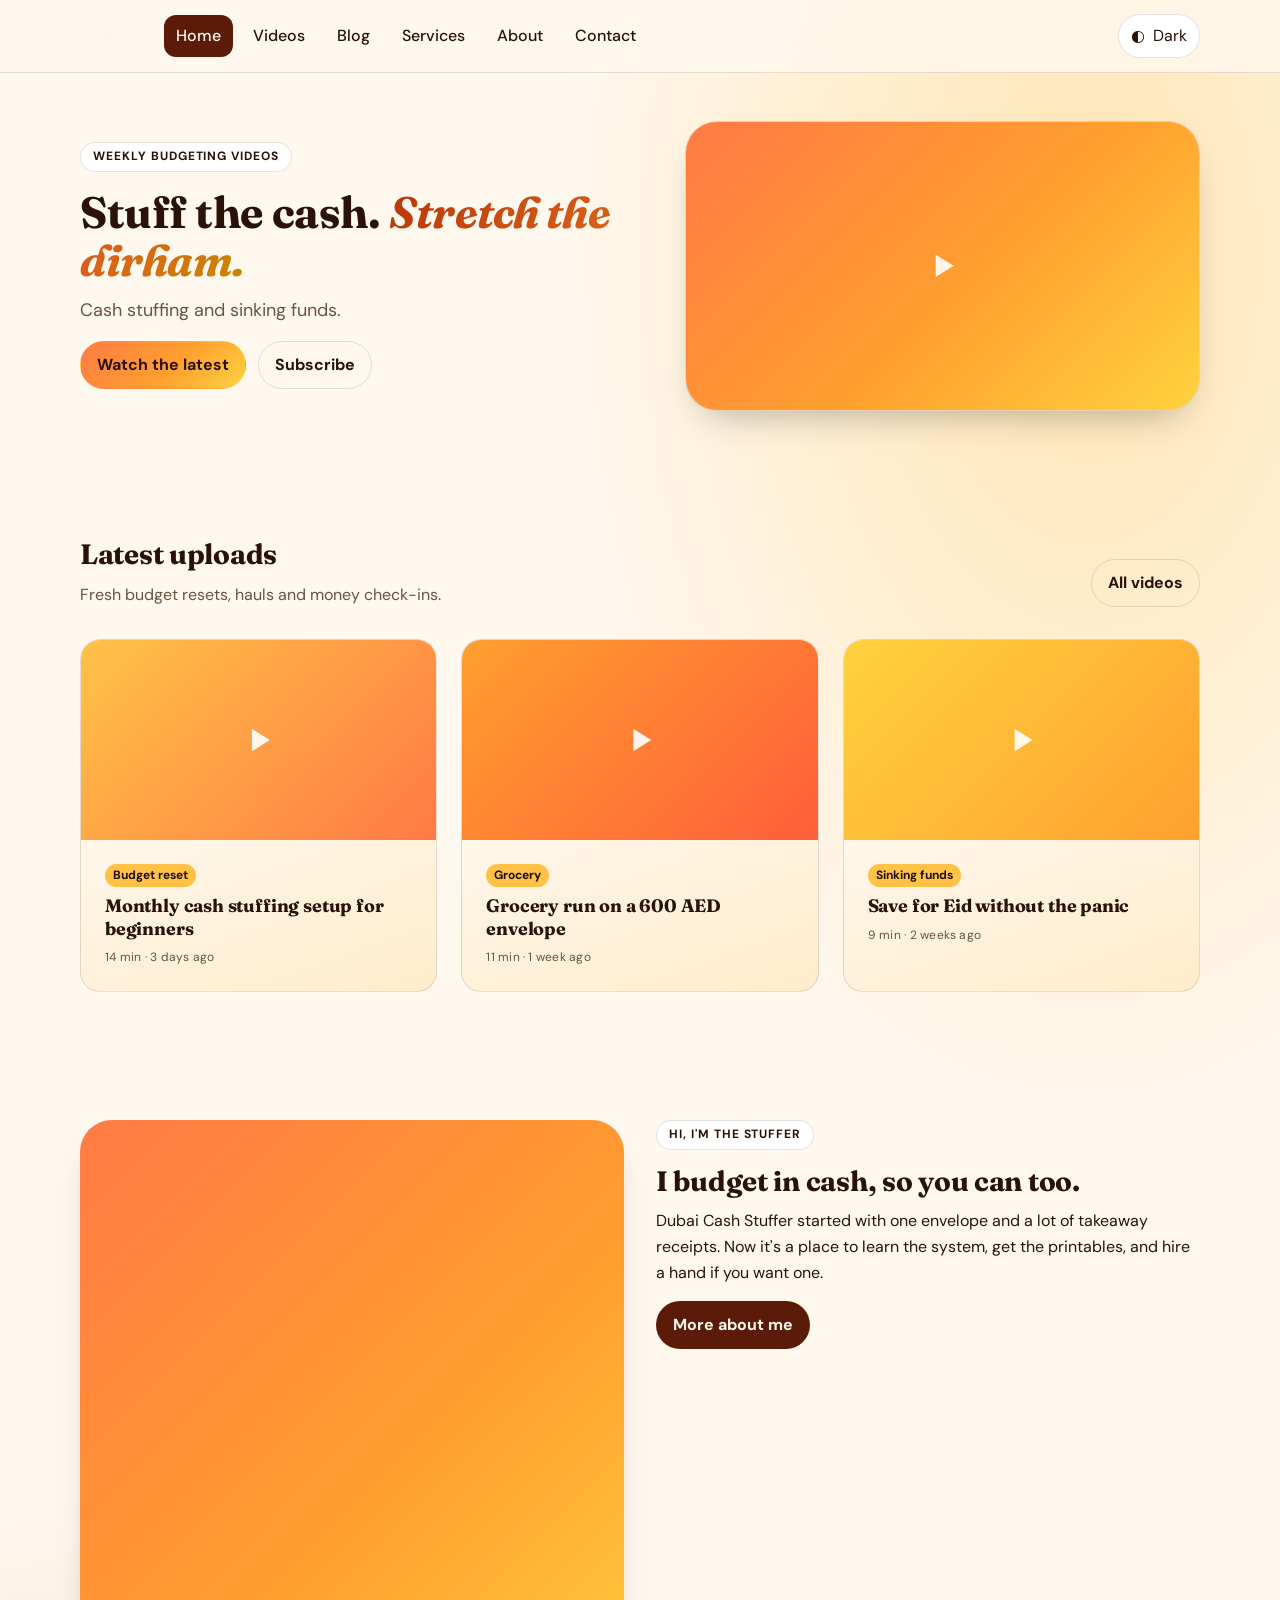
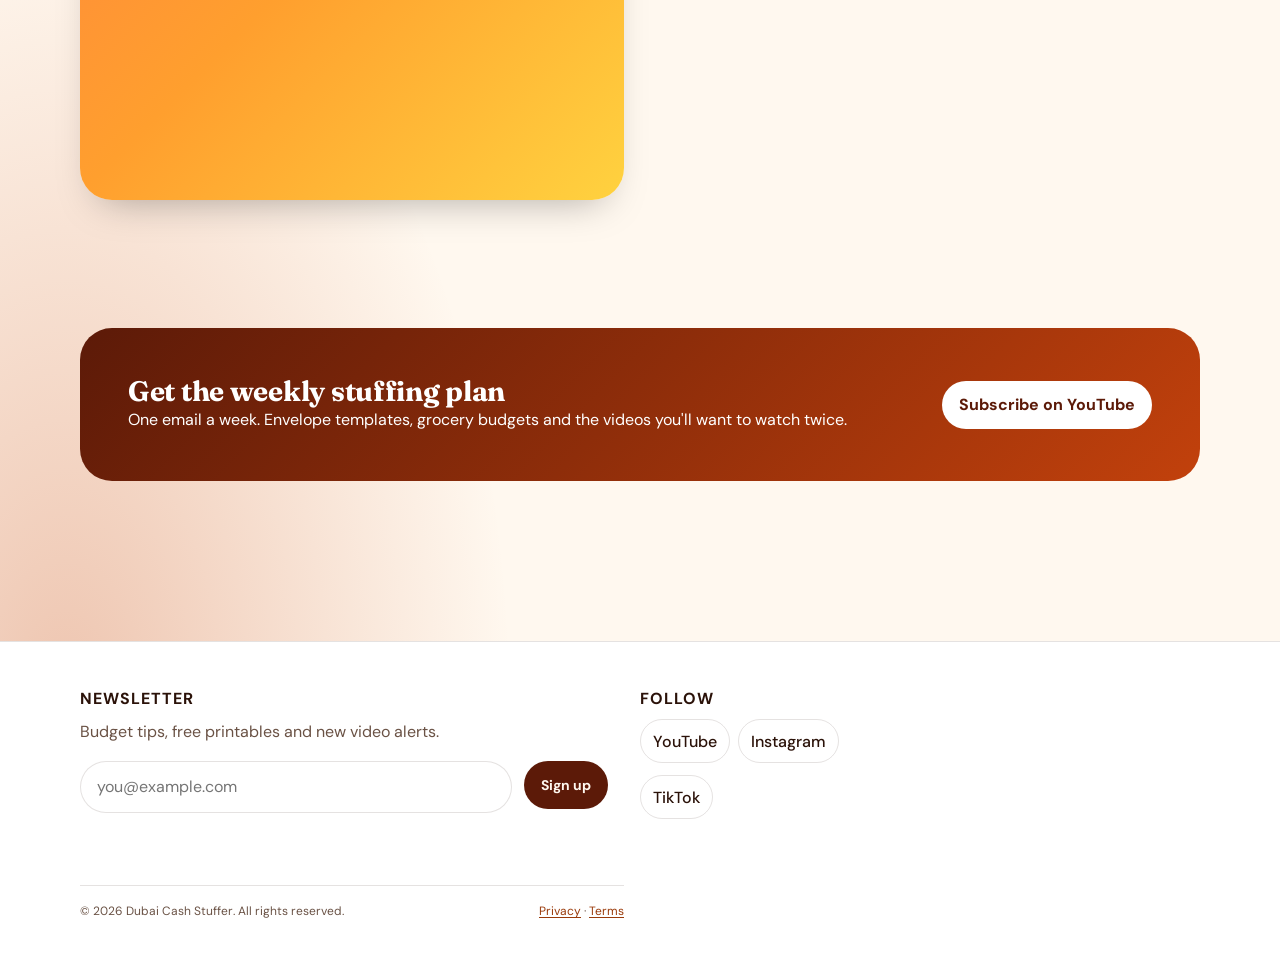
<file: index.html>
<!DOCTYPE html>
<html lang="en">
<head>
  <meta charset="utf-8">
  <meta name="viewport" content="width=device-width, initial-scale=1">
  <title>Dubai Cash Stuffer</title>
  <meta name="description" content="Cash stuffing and budgeting tips.">
  <!-- Set the saved theme before first paint to avoid a light flash in dark mode. -->
  <script>
    try {
      var t = localStorage.getItem("dcs-theme");
      if (t) document.documentElement.dataset.theme = t;
    } catch (e) {}
  </script>
  <!-- Fonts: Fraunces (display, soft and cinematic), DM Sans (body). Swap freely. -->
  <link rel="preconnect" href="https://fonts.googleapis.com">
  <link rel="preconnect" href="https://fonts.gstatic.com" crossorigin>
  <link href="https://fonts.googleapis.com/css2?family=DM+Sans:wght@400;500;700&family=Fraunces:ital,opsz,wght@0,9..144,500..800;1,9..144,500..800&display=swap" rel="stylesheet">

  <link rel="stylesheet" href="css/app.css">
  <script src="js/app.js" defer></script>
  <script src="js/site-layout.js" async defer></script>
</head>
<body>
  
  <a class="skip-link" href="#main">Skip to content</a>

  <!-- ===== HEADER / NAV ===== -->
  <dcs-header></dcs-header>

  <main>
    <!-- ===== HERO: video-first intro ===== -->
    <section class="hero" aria-labelledby="hero-title">
      <div class="container hero__grid">
        <div>
          <p class="eyebrow">Weekly budgeting videos</p>
          <h1 id="hero-title">Stuff the cash. <em>Stretch the dirham.</em></h1>
          <p class="hero__lede">Cash stuffing and sinking funds.</p>
          <div class="btn-row">
            <a class="btn btn--gradient" href="video.html">Watch the latest</a>
            <a class="btn btn--ghost" href="#subscribe">Subscribe</a>
          </div>
        </div>

        <!-- Hero video. Replace the .thumb block with an embed when you have a video:
             <iframe src="https://www.youtube-nocookie.com/embed/VIDEO_ID" title="..." loading="lazy" allowfullscreen></iframe> -->
        <div class="video-frame">
          <div class="thumb" role="img" aria-label="Placeholder for the featured video"></div>
        </div>
      </div>
    </section>

    <!-- ===== LATEST UPLOADS: grid of video cards ===== -->
    <section class="section section--tight" aria-labelledby="latest-title">
      <div class="container">
        <div class="section__head reveal">
          <div>
            <h2 id="latest-title">Latest uploads</h2>
            <p class="muted">Fresh budget resets, hauls and money check-ins.</p>
          </div>
          <a class="btn btn--ghost" href="video.html">All videos</a>
        </div>

        <div class="grid grid--videos">
          <a class="card reveal" href="video.html">
            <div class="thumb thumb--alt-1" aria-hidden="true"></div>
            <div class="card__body">
              <span class="tag">Budget reset</span>
              <h3 class="card__title">Monthly cash stuffing setup for beginners</h3>
              <p class="card__meta">14 min · 3 days ago</p>
            </div>
          </a>
          <a class="card reveal" href="video.html">
            <div class="thumb thumb--alt-2" aria-hidden="true"></div>
            <div class="card__body">
              <span class="tag">Grocery</span>
              <h3 class="card__title">Grocery run on a 600 AED envelope</h3>
              <p class="card__meta">11 min · 1 week ago</p>
            </div>
          </a>
          <a class="card reveal" href="video.html">
            <div class="thumb thumb--alt-3" aria-hidden="true"></div>
            <div class="card__body">
              <span class="tag">Sinking funds</span>
              <h3 class="card__title">Save for Eid without the panic</h3>
              <p class="card__meta">9 min · 2 weeks ago</p>
            </div>
          </a>
        </div>
      </div>
    </section>

    <!-- ===== ABOUT TEASER ===== -->
    <section class="section" aria-labelledby="about-teaser-title">
      <div class="container split">
        <div class="portrait reveal" role="img" aria-label="Placeholder for host portrait"></div>
        <div class="reveal">
          <p class="eyebrow">Hi, I'm the stuffer</p>
          <h2 id="about-teaser-title">I budget in cash, so you can too.</h2>
          <p>Dubai Cash Stuffer started with one envelope and a lot of takeaway receipts. Now it's a place to learn the system, get the printables, and hire a hand if you want one.</p>
          <a class="btn btn--primary" href="about.html">More about me</a>
        </div>
      </div>
    </section>

    <!-- ===== SUBSCRIBE CTA ===== -->
    <section class="section section--tight" id="subscribe" aria-labelledby="subscribe-title">
      <div class="container">
        <div class="cta-banner reveal">
          <div>
            <h2 id="subscribe-title">Get the weekly stuffing plan</h2>
            <p>One email a week. Envelope templates, grocery budgets and the videos you'll want to watch twice.</p>
          </div>
          <a class="btn btn--primary" href="https://www.youtube.com/" rel="noopener">Subscribe on YouTube</a>
        </div>
      </div>
    </section>
  </main>

  <!-- ===== FOOTER: social links + newsletter ===== -->
  <dcs-footer></dcs-footer>

</body>
</html>
</file>
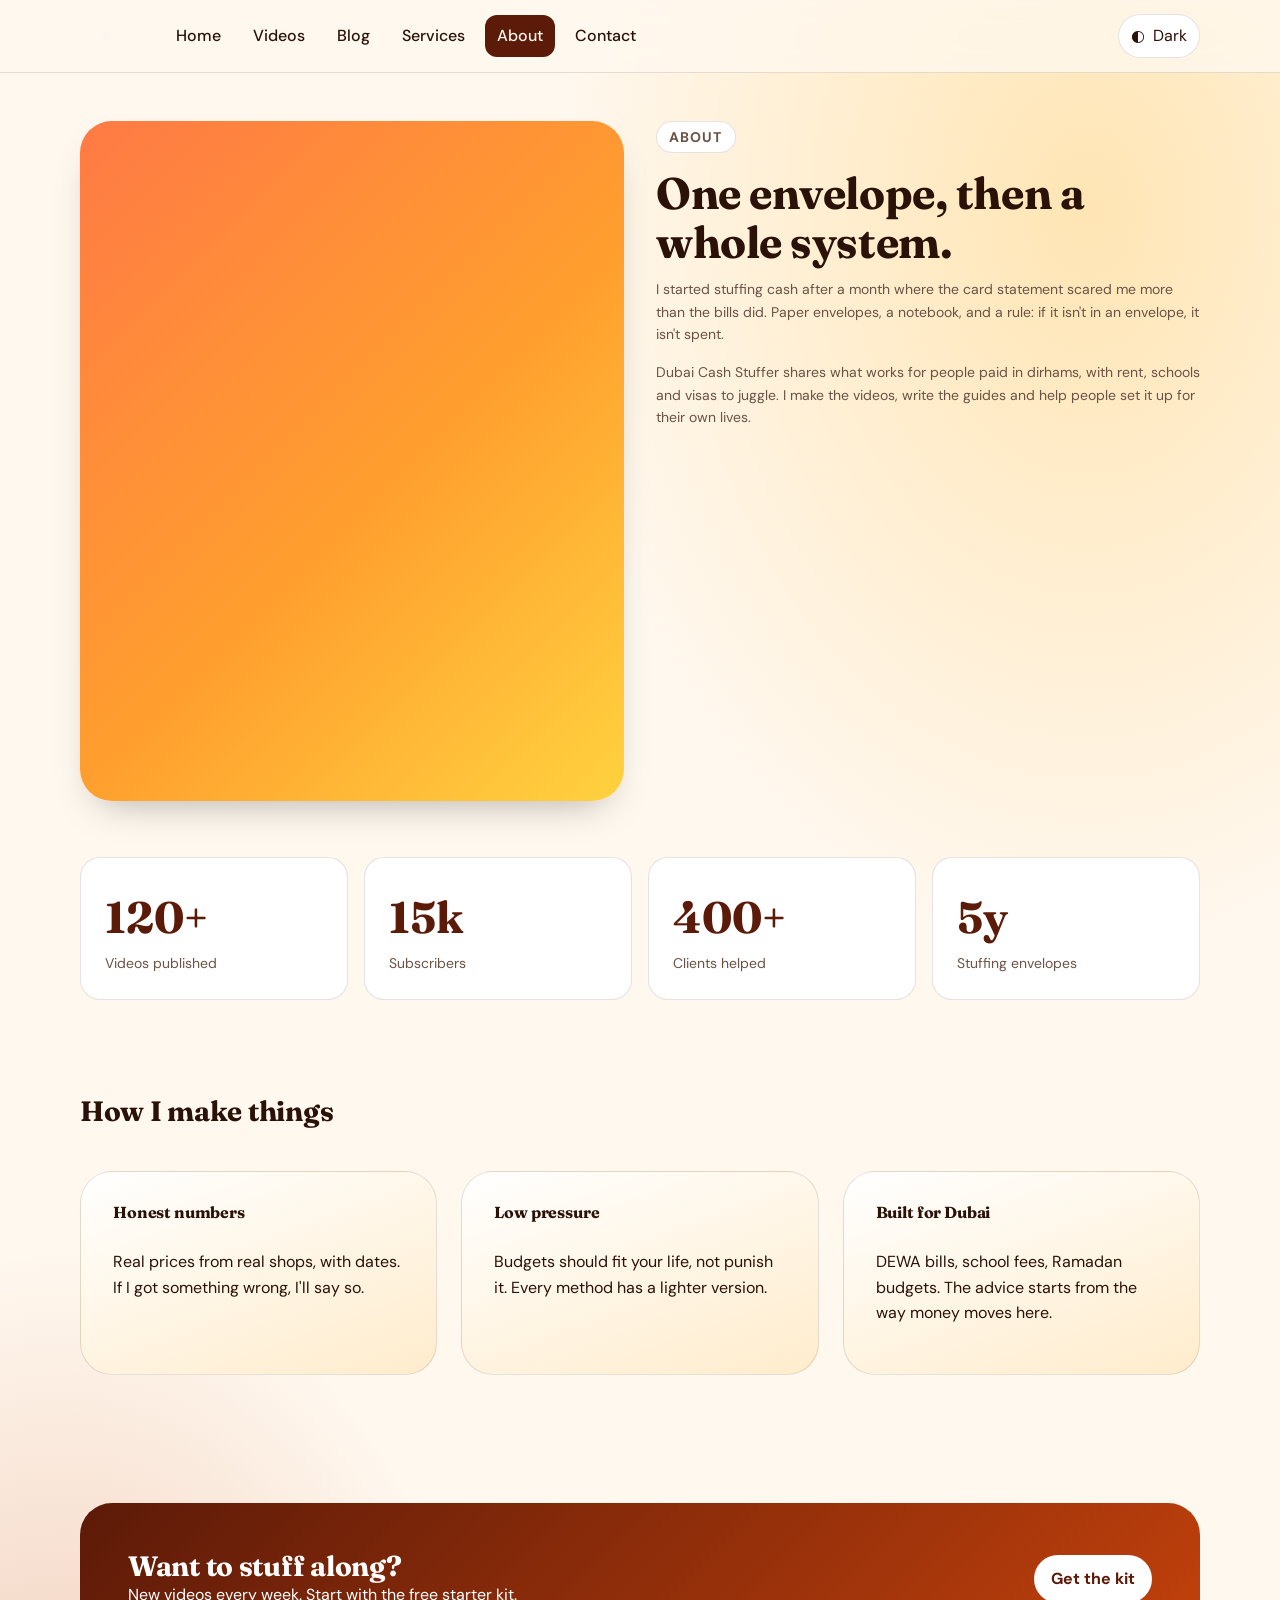
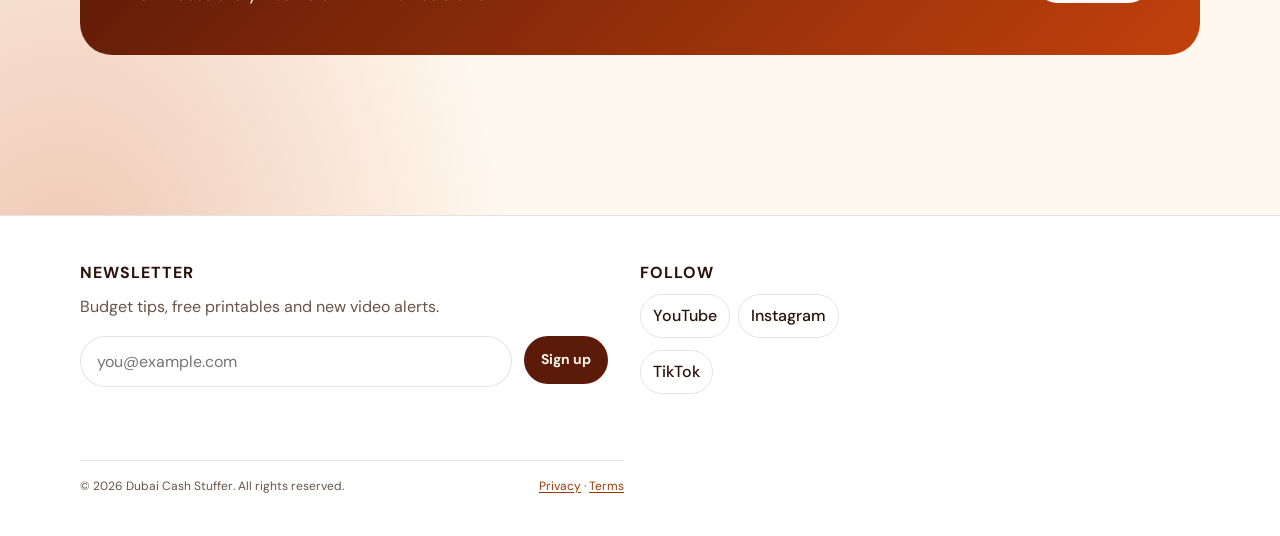
<file: about.html>
<!DOCTYPE html>
<html lang="en">
<head>
  <meta charset="utf-8">
  <meta name="viewport" content="width=device-width, initial-scale=1">
  <title>About | Dubai Cash Stuffer</title>
  <meta name="description" content="Why cash stuffing works.">
  <!-- Set the saved theme before first paint to avoid a light flash in dark mode. -->
  <script>
    try {
      var t = localStorage.getItem("dcs-theme");
      if (t) document.documentElement.dataset.theme = t;
    } catch (e) {}
  </script>
  <!-- Fonts: Fraunces (display, soft and cinematic), DM Sans (body). Swap freely. -->
  <link rel="preconnect" href="https://fonts.googleapis.com">
  <link rel="preconnect" href="https://fonts.gstatic.com" crossorigin>
  <link href="https://fonts.googleapis.com/css2?family=DM+Sans:wght@400;500;700&family=Fraunces:ital,opsz,wght@0,9..144,500..800;1,9..144,500..800&display=swap" rel="stylesheet">

  <link rel="stylesheet" href="css/app.css">
  <script src="js/app.js" defer></script>
  <script src="js/site-layout.js" async defer></script>
</head>
<body>
  <a class="skip-link" href="#main">Skip to content</a>

  <!-- HEADER -->
  <dcs-header></dcs-header>

  <main id="main">

    <!-- STORY -->
    <section class="page-head container">
      <div class="split">
        <div class="portrait reveal" role="img" aria-label="Placeholder for host portrait"></div>
        <div class="reveal">
          <p class="eyebrow">About</p>
          <h1>One envelope, then a whole system.</h1>
          <p>I started stuffing cash after a month where the card statement scared me more than the bills did. Paper envelopes, a notebook, and a rule: if it isn't in an envelope, it isn't spent.</p>
          <p>Dubai Cash Stuffer shares what works for people paid in dirhams, with rent, schools and visas to juggle. I make the videos, write the guides and help people set it up for their own lives.</p>
        </div>
      </div>
    </section>

    <!-- STATS -->
    <section class="container" aria-label="Key numbers">
      <!-- Replace these placeholders with real numbers, or remove the block. -->
      <div class="stat-row">
        <div class="stat reveal">
          <p class="stat__num">120+</p>
          <p class="stat__label">Videos published</p>
        </div>
        <div class="stat reveal">
          <p class="stat__num">15k</p>
          <p class="stat__label">Subscribers</p>
        </div>
        <div class="stat reveal">
          <p class="stat__num">400+</p>
          <p class="stat__label">Clients helped</p>
        </div>
        <div class="stat reveal">
          <p class="stat__num">5y</p>
          <p class="stat__label">Stuffing envelopes</p>
        </div>
      </div>
    </section>

    <!-- VALUES -->
    <section class="section container" aria-labelledby="values-title">
      <div class="section__head reveal">
        <h2 id="values-title">How I make things</h2>
      </div>
      <div class="grid grid--services">
        <div class="price-card reveal">
          <h3>Honest numbers</h3>
          <p>Real prices from real shops, with dates. If I got something wrong, I'll say so.</p>
        </div>
        <div class="price-card reveal">
          <h3>Low pressure</h3>
          <p>Budgets should fit your life, not punish it. Every method has a lighter version.</p>
        </div>
        <div class="price-card reveal">
          <h3>Built for Dubai</h3>
          <p>DEWA bills, school fees, Ramadan budgets. The advice starts from the way money moves here.</p>
        </div>
      </div>
    </section>

    <!-- SUBSCRIBE CTA -->
    <section class="section section--tight container" aria-labelledby="about-cta">
      <div class="cta-banner reveal">
        <div>
          <h2 id="about-cta">Want to stuff along?</h2>
          <p>New videos every week. Start with the free starter kit.</p>
        </div>
        <a class="btn btn--primary" href="index.html#subscribe">Get the kit</a>
      </div>
    </section>

  </main>

  <!-- FOOTER -->
  <dcs-footer></dcs-footer>
  
</body>
</html>
</file>
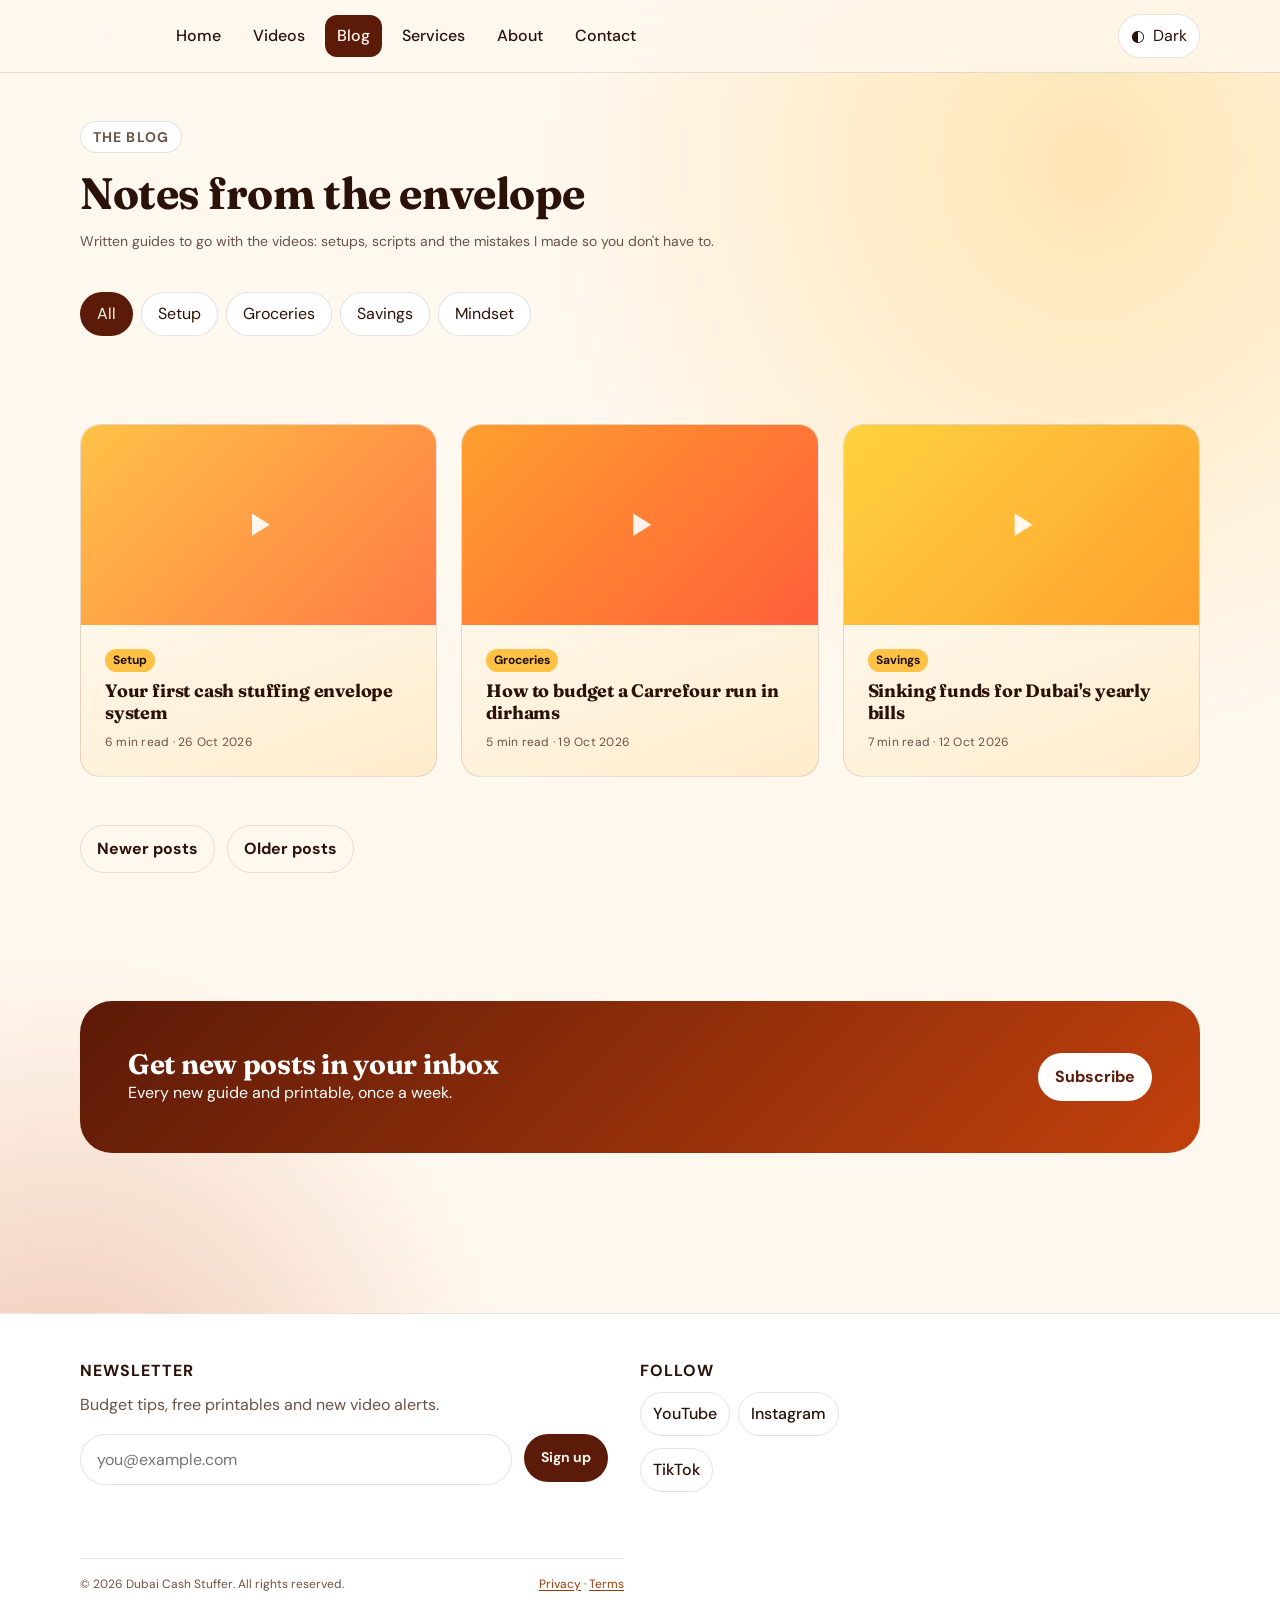
<file: blog.html>
<!DOCTYPE html>
<html lang="en">
<head>
  <meta charset="utf-8">
  <meta name="viewport" content="width=device-width, initial-scale=1">
  <title>Blog | Dubai Cash Stuffer</title>
  <meta name="description" content="Cash stuffing and budgeting tips.">
  <!-- Set the saved theme before first paint to avoid a light flash in dark mode. -->
  <script>
    try {
      var t = localStorage.getItem("dcs-theme");
      if (t) document.documentElement.dataset.theme = t;
    } catch (e) {}
  </script>
  <!-- Fonts: Fraunces (display, soft and cinematic), DM Sans (body). Swap freely. -->
  <link rel="preconnect" href="https://fonts.googleapis.com">
  <link rel="preconnect" href="https://fonts.gstatic.com" crossorigin>
  <link href="https://fonts.googleapis.com/css2?family=DM+Sans:wght@400;500;700&family=Fraunces:ital,opsz,wght@0,9..144,500..800;1,9..144,500..800&display=swap" rel="stylesheet">

  <link rel="stylesheet" href="css/app.css">
  <script src="js/app.js" defer></script>
  <script src="js/site-layout.js" async defer></script>
</head>
<body>
  
  <a class="skip-link" href="#main">Skip to content</a>

  <!-- HEADER-->
  <dcs-header></dcs-header>

  <main id="main">

    <!-- PAGE HEAD -->
    <section class="page-head container">
      <div>
        <p class="eyebrow">The blog</p>
        <h1>Notes from the envelope</h1>
        <p>Written guides to go with the videos: setups, scripts and the mistakes I made so you don't have to.</p>
      </div>
    </section>

    <!-- CATEGORY FILTER -->
    <section class="container" aria-label="Filter posts">
      <div class="pill-row" data-filter-group role="group" aria-label="Post categories">
        <button class="pill" type="button" data-filter="all" aria-pressed="true">All</button>
        <button class="pill" type="button" data-filter="setup" aria-pressed="false">Setup</button>
        <button class="pill" type="button" data-filter="groceries" aria-pressed="false">Groceries</button>
        <button class="pill" type="button" data-filter="savings" aria-pressed="false">Savings</button>
        <button class="pill" type="button" data-filter="mindset" aria-pressed="false">Mindset</button>
      </div>
    </section>

    <!-- ===== POST GRID ===== -->
    <section class="section section--tight container" aria-label="Posts">
      <div class="grid grid--posts">
        <article class="reveal">
          <a class="card" href="blog.html">
            <div class="thumb thumb--alt-1" aria-hidden="true"></div>
            <div class="card__body">
              <span class="tag">Setup</span>
              <h3 class="card__title">Your first cash stuffing envelope system</h3>
              <p class="card__meta">6 min read · 26 Oct 2026</p>
            </div>
          </a>
        </article>
        <article class="reveal">
          <a class="card" href="blog.html">
            <div class="thumb thumb--alt-2" aria-hidden="true"></div>
            <div class="card__body">
              <span class="tag">Groceries</span>
              <h3 class="card__title">How to budget a Carrefour run in dirhams</h3>
              <p class="card__meta">5 min read · 19 Oct 2026</p>
            </div>
          </a>
        </article>
        <article class="reveal">
          <a class="card" href="blog.html">
            <div class="thumb thumb--alt-3" aria-hidden="true"></div>
            <div class="card__body">
              <span class="tag">Savings</span>
              <h3 class="card__title">Sinking funds for Dubai's yearly bills</h3>
              <p class="card__meta">7 min read · 12 Oct 2026</p>
            </div>
          </a>
        </article>
      </div>

      <!-- Pagination placeholder. Add prev/next links here when you have more posts. -->
      <div>
        <nav class="btn-row" aria-label="Pagination" style="margin-top: var(--space-7);">
          <a class="btn btn--ghost" href="#" aria-disabled="true">Newer posts</a>
          <a class="btn btn--ghost" href="#">Older posts</a>
        </nav>
      </div>
    </section>

    <!-- SUBSCRIBE CTA -->
    <section class="section section--tight container" aria-labelledby="blog-cta">
      <div class="cta-banner reveal">
        <div>
          <h2 id="blog-cta">Get new posts in your inbox</h2>
          <p>Every new guide and printable, once a week.</p>
        </div>
        <a class="btn btn--primary" href="index.html#subscribe">Subscribe</a>
      </div>
    </section>

  </main>

  <dcs-footer></dcs-footer>

</body>
</html>
</file>
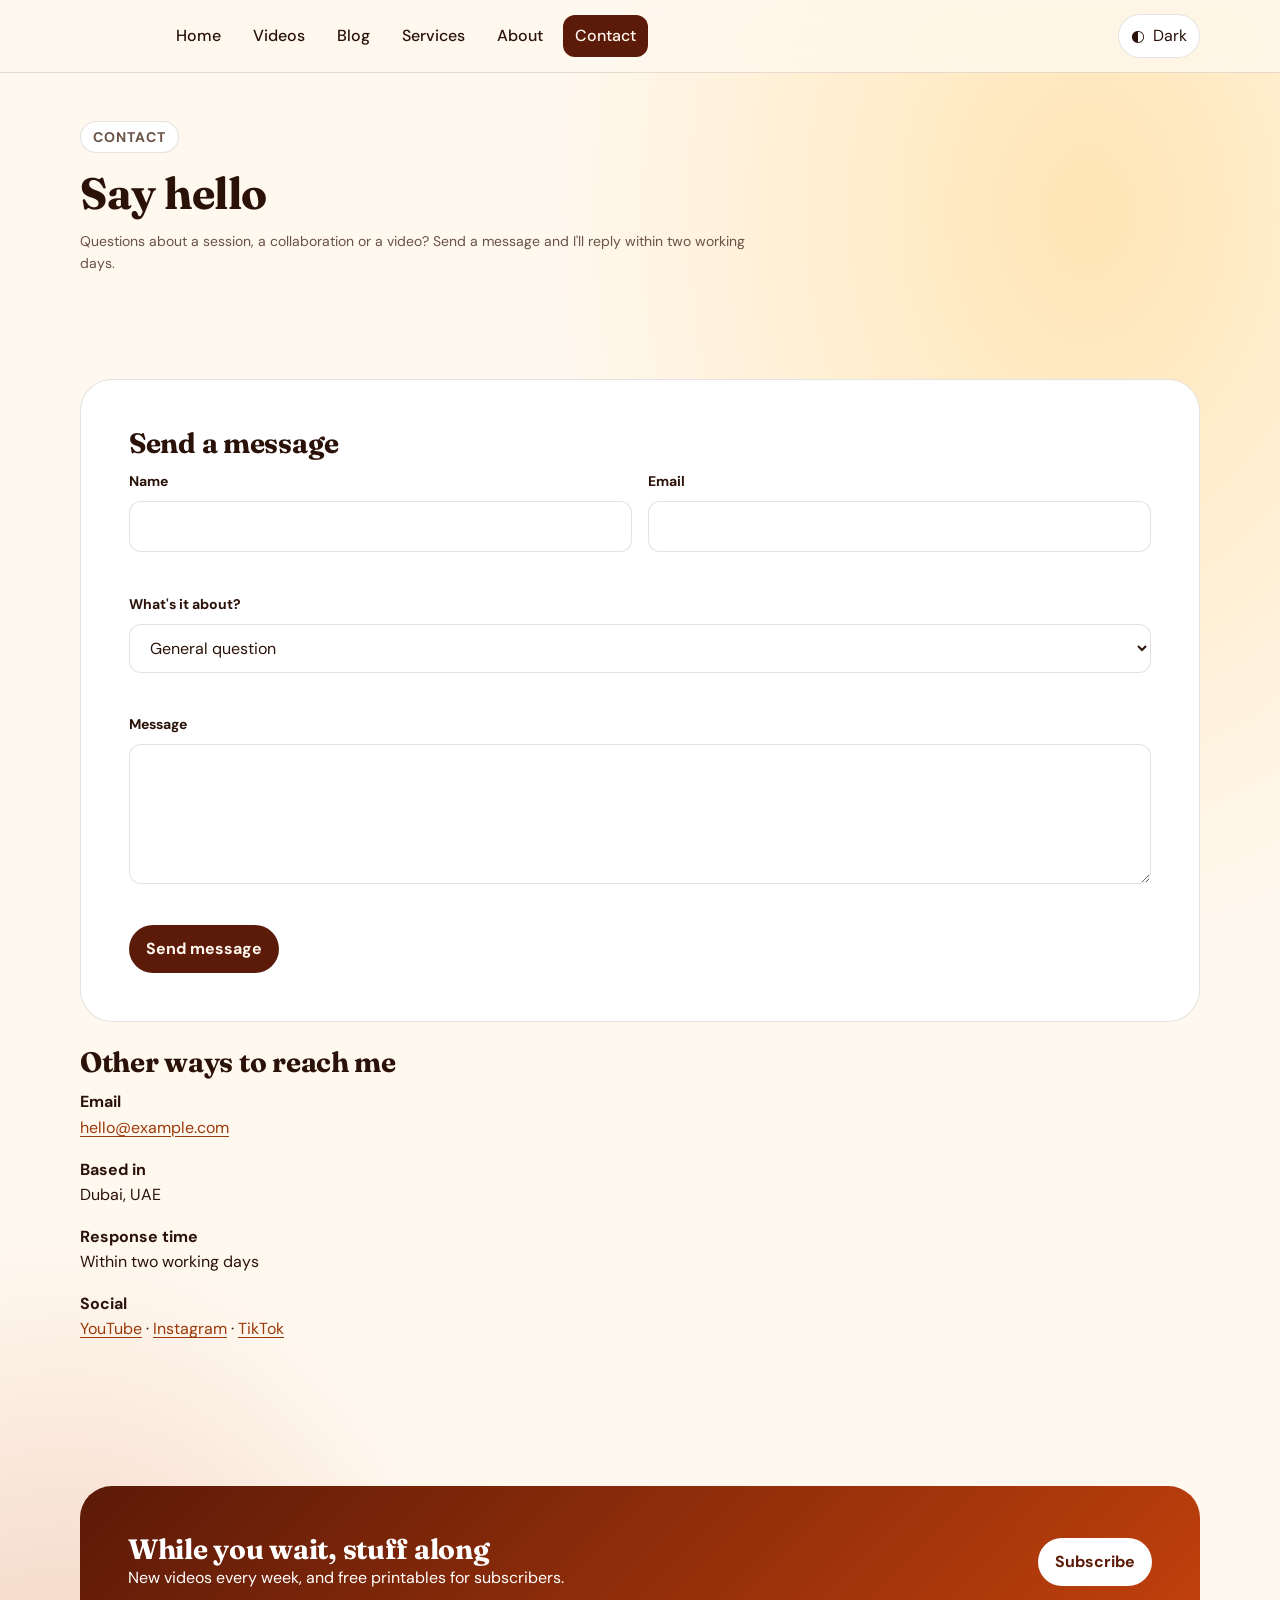
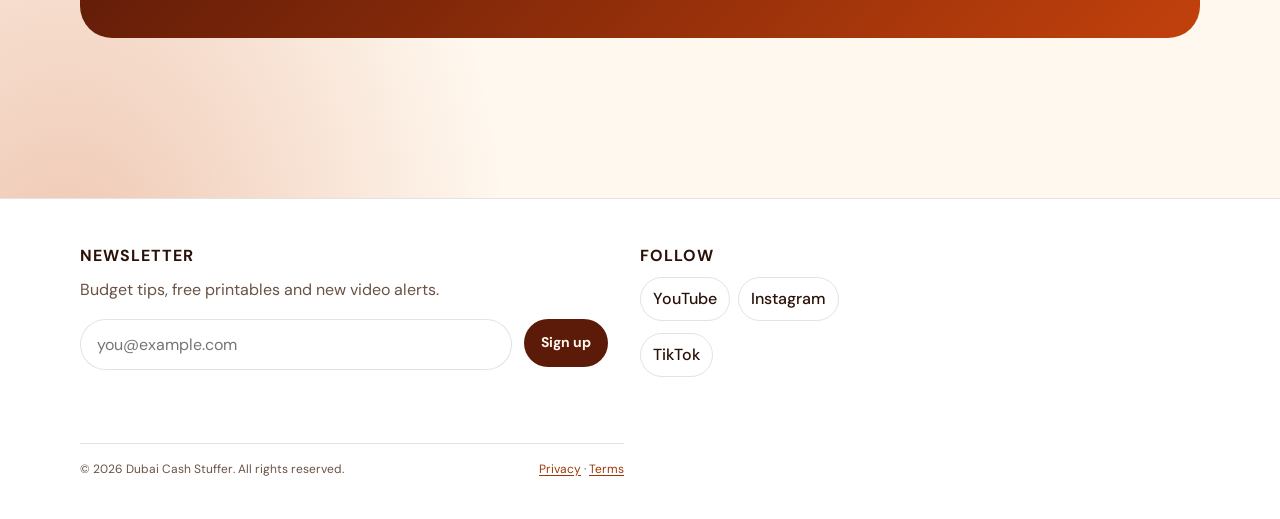
<file: contact.html>
<!DOCTYPE html>
<html lang="en">
<head>
  <meta charset="utf-8">
  <meta name="viewport" content="width=device-width, initial-scale=1">
  <title>Contact | Dubai Cash Stuffer</title>
  <meta name="description" content="Get in touch about sessions, collaborations or video questions.">
  <!-- Set the saved theme before first paint to avoid a light flash in dark mode. -->
  <script>
    try {
      var t = localStorage.getItem("dcs-theme");
      if (t) document.documentElement.dataset.theme = t;
    } catch (e) {}
  </script>
  <!-- Fonts: Fraunces (display, soft and cinematic), DM Sans (body). Swap freely. -->
  <link rel="preconnect" href="https://fonts.googleapis.com">
  <link rel="preconnect" href="https://fonts.gstatic.com" crossorigin>
  <link href="https://fonts.googleapis.com/css2?family=DM+Sans:wght@400;500;700&family=Fraunces:ital,opsz,wght@0,9..144,500..800;1,9..144,500..800&display=swap" rel="stylesheet">

  <link rel="stylesheet" href="css/app.css">
  <script src="js/app.js" defer></script>
  <script src="js/site-layout.js" async defer></script>
</head>
<body>
  <a class="skip-link" href="#main">Skip to content</a>

  <!-- HEADER -->
  <dcs-header></dcs-header>

  <main id="main">

    <!-- PAGE HEAD -->
    <section class="page-head container">
      <div>
        <p class="eyebrow">Contact</p>
        <h1>Say hello</h1>
        <p>Questions about a session, a collaboration or a video? Send a message and I'll reply within two working days.</p>
      </div>
    </section>

    <!-- FORM & DETAILS -->
    <section class="section section--tight container" aria-label="Contact form and details">
      <div class="clean">

        <!-- Contact form -->
        <div class="contact-panel reveal">
          <h2>Send a message</h2>
          <form data-form action="#" novalidate>
            <div class="form-row">
              <div class="field">
                <label for="c-name">Name</label>
                <input id="c-name" name="name" type="text" autocomplete="name" required aria-describedby="c-name-error">
                <p class="field__error" id="c-name-error" aria-live="polite"></p>
              </div>
              <div class="field">
                <label for="c-email">Email</label>
                <input id="c-email" name="email" type="email" autocomplete="email" required aria-describedby="c-email-error">
                <p class="field__error" id="c-email-error" aria-live="polite"></p>
              </div>
            </div>

            <div class="field">
              <label for="c-topic">What's it about?</label>
              <select id="c-topic" name="topic">
                <option>General question</option>
                <option>Book a setup session</option>
                <option>Collaboration or sponsorship</option>
                <option>Video feedback</option>
              </select>
              <p class="field__error" aria-live="polite"></p>
            </div>

            <div class="field">
              <label for="c-message">Message</label>
              <textarea id="c-message" name="message" required aria-describedby="c-message-error"></textarea>
              <p class="field__error" id="c-message-error" aria-live="polite"></p>
            </div>

            <button class="btn btn--primary" type="submit">Send message</button>
            <p class="form-status" data-form-status role="status" aria-live="polite"></p>
          </form>
        </div>

      </div>
      <div>
        <!-- Contact details -->
        <div class="reveal">
          <h2>Other ways to reach me</h2>
          <p><strong>Email</strong><br><a href="mailto:hello@example.com">hello@example.com</a></p>
          <p><strong>Based in</strong><br>Dubai, UAE</p>
          <p><strong>Response time</strong><br>Within two working days</p>
          <p><strong>Social</strong><br>
            <a href="https://www.youtube.com/" rel="noopener">YouTube</a> ·
            <a href="https://www.instagram.com/" rel="noopener">Instagram</a> ·
            <a href="https://www.tiktok.com/" rel="noopener">TikTok</a>
          </p>
        </div>
      </div>
    </section>

    <!-- SUBSCRIBE CTA -->
    <section class="section section--tight container" aria-labelledby="contact-cta">
      <div class="cta-banner reveal">
        <div>
          <h2 id="contact-cta">While you wait, stuff along</h2>
          <p>New videos every week, and free printables for subscribers.</p>
        </div>
        <a class="btn btn--primary" href="index.html#subscribe">Subscribe</a>
      </div>
    </section>

  </main>

  <!-- FOOTER -->
  <dcs-footer></dcs-footer>

</body>
</html>
</file>
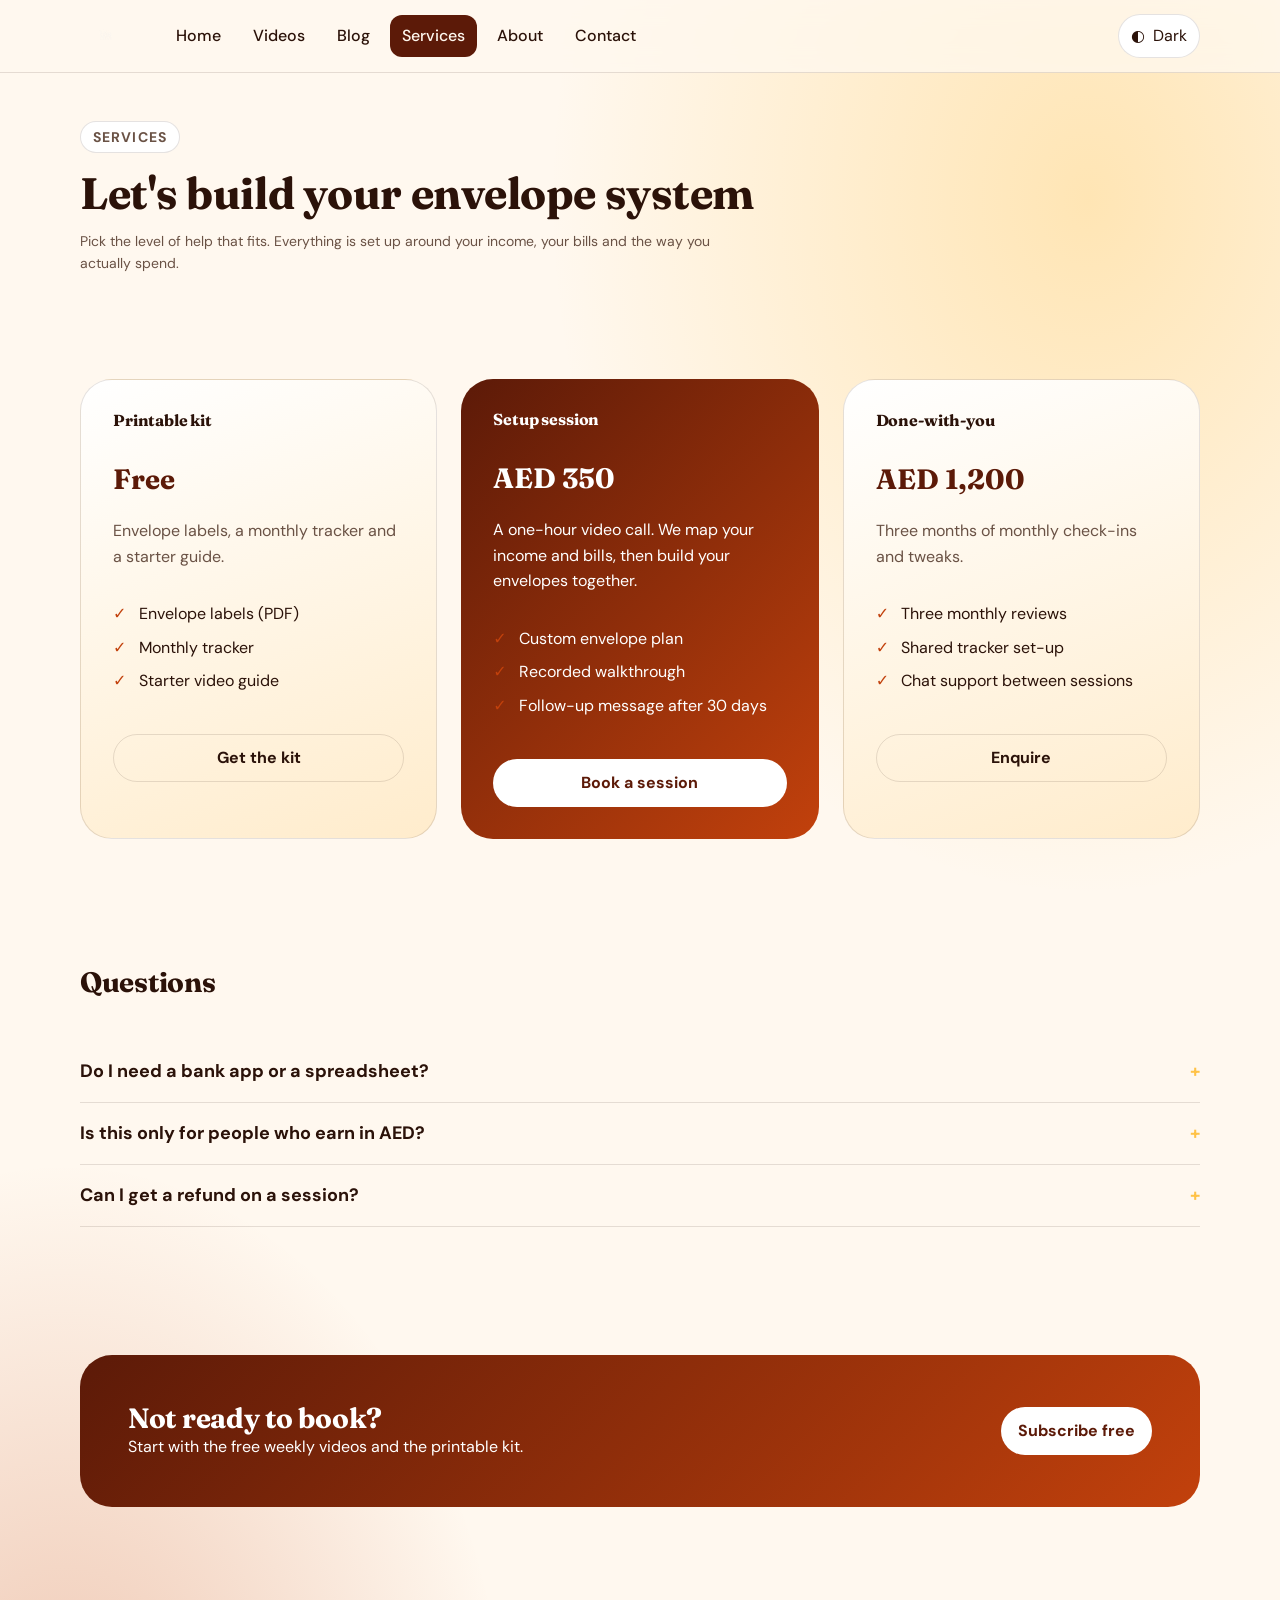
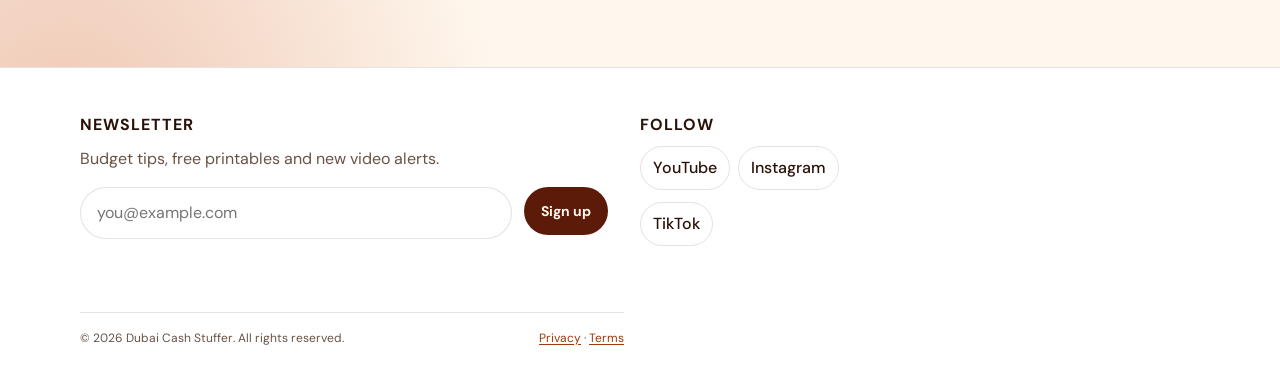
<file: services.html>
<!DOCTYPE html>
<html lang="en">
<head>
  <meta charset="utf-8">
  <meta name="viewport" content="width=device-width, initial-scale=1">
  <title>Services | Dubai Cash Stuffer</title>
  <meta name="description" content="Budget setup, done-with-you coaching and printable kits from Dubai Cash Stuffer.">
  <!-- Set the saved theme before first paint to avoid a light flash in dark mode. -->
  <script>
    try {
      var t = localStorage.getItem("dcs-theme");
      if (t) document.documentElement.dataset.theme = t;
    } catch (e) {}
  </script>
  <!-- Fonts: Fraunces (display, soft and cinematic), DM Sans (body). Swap freely. -->
  <link rel="preconnect" href="https://fonts.googleapis.com">
  <link rel="preconnect" href="https://fonts.gstatic.com" crossorigin>
  <link href="https://fonts.googleapis.com/css2?family=DM+Sans:wght@400;500;700&family=Fraunces:ital,opsz,wght@0,9..144,500..800;1,9..144,500..800&display=swap" rel="stylesheet">

  <link rel="stylesheet" href="css/app.css">
  <script src="js/app.js" defer></script>
  <script src="js/site-layout.js" async defer></script>
</head>
<body>
  <a class="skip-link" href="#main">Skip to content</a>

  <!-- HEADER -->
  <dcs-header></dcs-header>

  <main id="main">

    <!-- PAGE HEAD -->
    <section class="page-head container">
      <div>
        <p class="eyebrow">Services</p>
        <h1>Let's build your envelope system</h1>
        <p>Pick the level of help that fits. Everything is set up around your income, your bills and the way you actually spend.</p>
      </div>
    </section>

    <!-- PRICING CARDS -->
    <section class="section section--tight container" aria-labelledby="pricing-title">
      <h2 id="pricing-title" class="sr-only">Pricing</h2>
      <div class="grid grid--services">

        <article class="price-card reveal">
          <h3>Printable kit</h3>
          <p class="price">Free</p>
          <p class="muted">Envelope labels, a monthly tracker and a starter guide.</p>
          <ul class="list-check">
            <li>Envelope labels (PDF)</li>
            <li>Monthly tracker</li>
            <li>Starter video guide</li>
          </ul>
          <a class="btn btn--ghost" href="index.html#subscribe">Get the kit</a>
        </article>

        <article class="price-card price-card--featured reveal">
          <h3>Setup session</h3>
          <p class="price">AED 350</p>
          <p>A one-hour video call. We map your income and bills, then build your envelopes together.</p>
          <ul class="list-check">
            <li>Custom envelope plan</li>
            <li>Recorded walkthrough</li>
            <li>Follow-up message after 30 days</li>
          </ul>
          <a class="btn btn--primary" href="contact.html">Book a session</a>
        </article>

        <article class="price-card reveal">
          <h3>Done-with-you</h3>
          <p class="price">AED 1,200</p>
          <p class="muted">Three months of monthly check-ins and tweaks.</p>
          <ul class="list-check">
            <li>Three monthly reviews</li>
            <li>Shared tracker set-up</li>
            <li>Chat support between sessions</li>
          </ul>
          <a class="btn btn--ghost" href="contact.html">Enquire</a>
        </article>

      </div>
    </section>

    <!-- FAQ -->
    <section class="section container" aria-labelledby="faq-title">
      <div class="section__head reveal">
        <h2 id="faq-title">Questions</h2>
      </div>
      <div class="faq reveal">
        <details>
          <summary>Do I need a bank app or a spreadsheet?</summary>
          <p>No. Cash envelopes work on paper. A tracker is optional and I provide one in the printable kit.</p>
        </details>
        <details>
          <summary>Is this only for people who earn in AED?</summary>
          <p>The method works for any currency, but the examples are built around dirham bills and everyday Dubai spending.</p>
        </details>
        <details>
          <summary>Can I get a refund on a session?</summary>
          <p>Yes, within 48 hours of booking if you haven't had the call. Write to us from the contact page.</p>
        </details>
      </div>
    </section>

    <!-- SUBSCRIBE CTA -->
    <section class="section section--tight container" aria-labelledby="svc-cta">
      <div class="cta-banner reveal">
        <div>
          <h2 id="svc-cta">Not ready to book?</h2>
          <p>Start with the free weekly videos and the printable kit.</p>
        </div>
        <a class="btn btn--primary" href="index.html#subscribe">Subscribe free</a>
      </div>
    </section>

  </main>

  <!-- FOOTER -->
  <dcs-footer></dcs-footer>

</body>
</html>
</file>
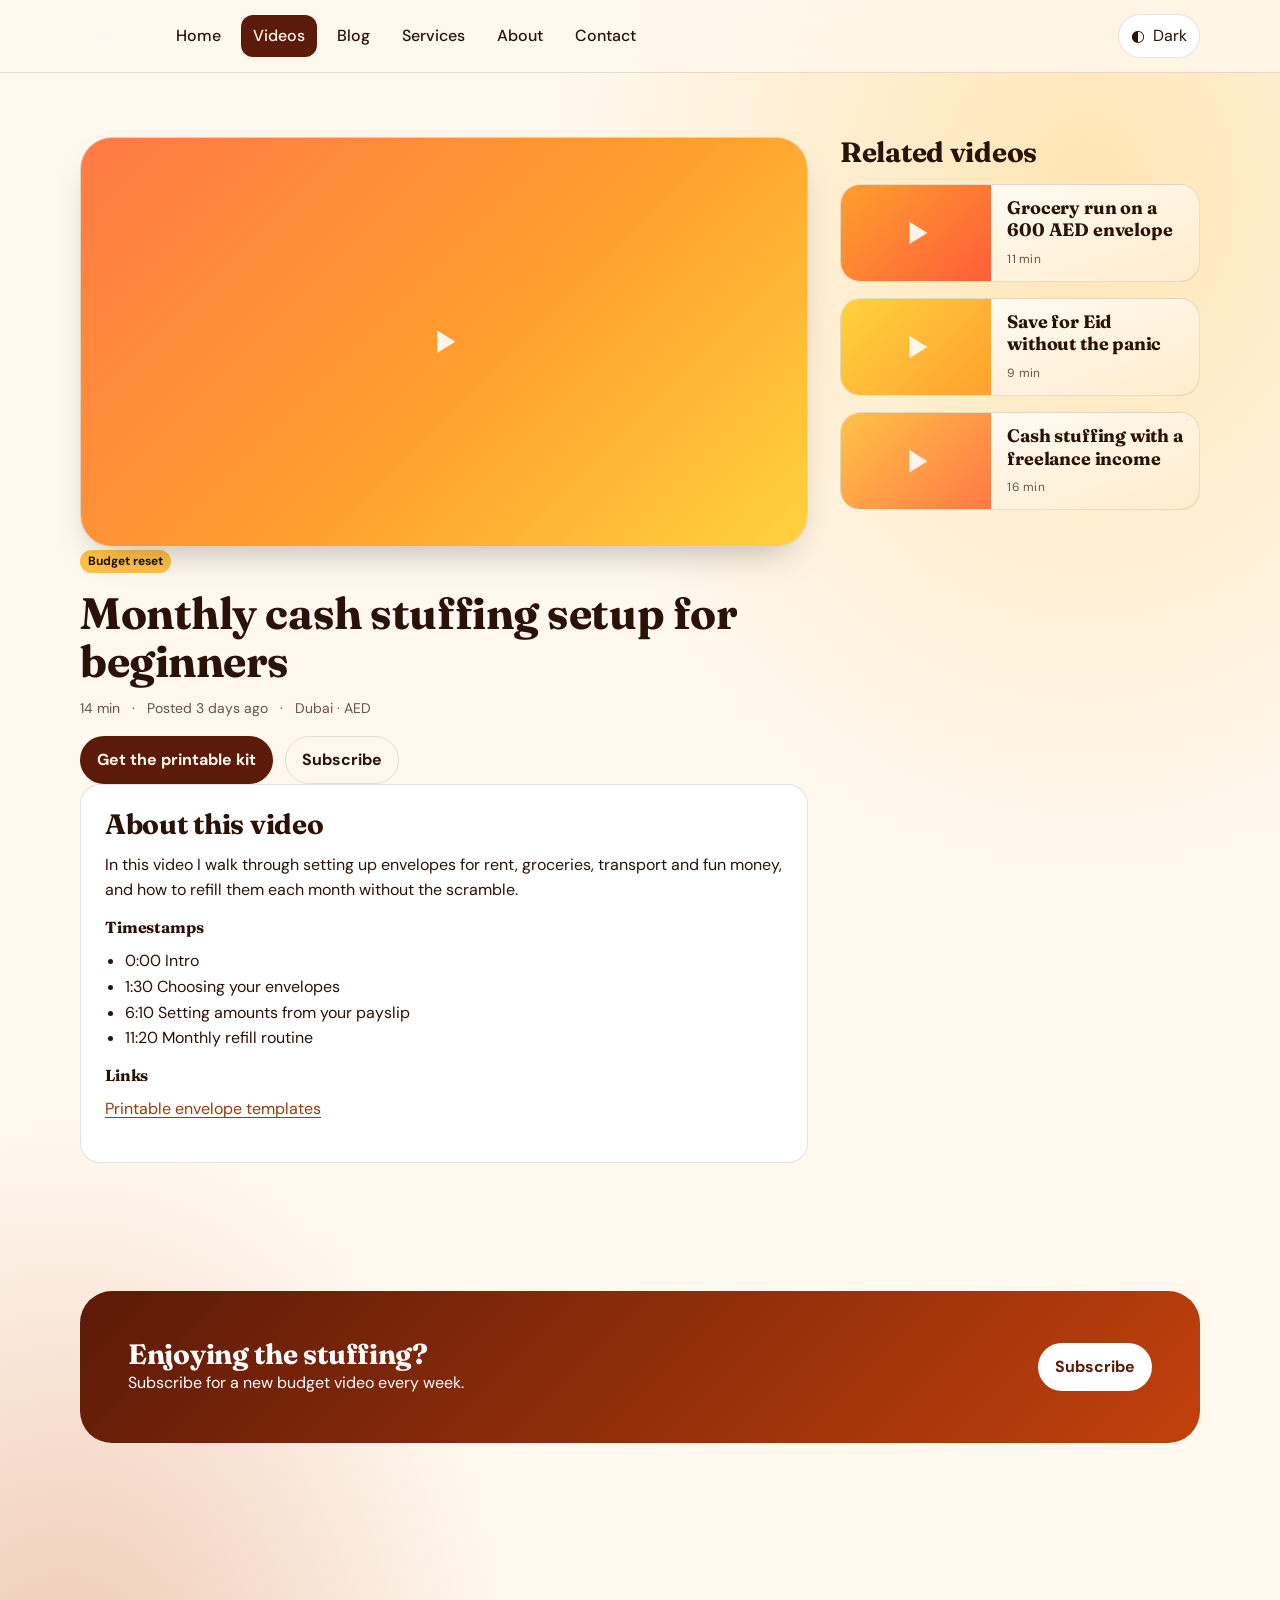
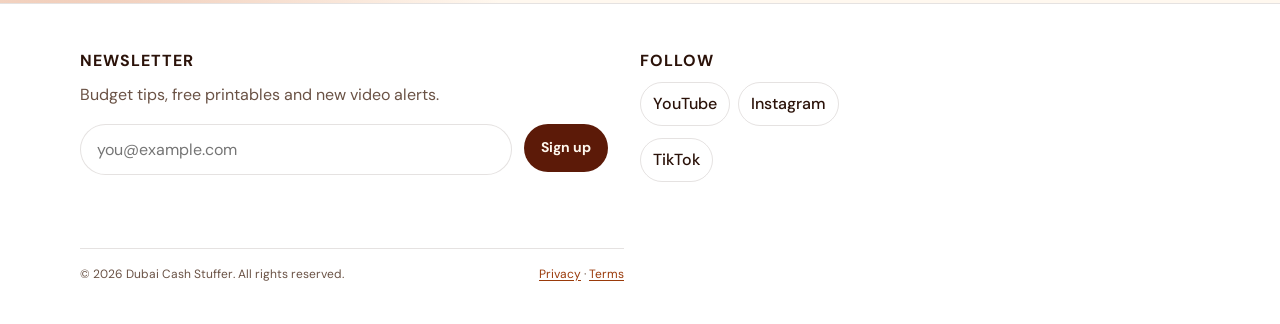
<file: video.html>
<!DOCTYPE html>
<html lang="en">
<head>
  <meta charset="utf-8">
  <meta name="viewport" content="width=device-width, initial-scale=1">
  <title>Video | Dubai Cash Stuffer</title>
  <meta name="description" content="Watch the latest cash stuffing and budgeting video.">
  <!-- Set the saved theme before first paint to avoid a light flash in dark mode. -->
  <script>
    try {
      var t = localStorage.getItem("dcs-theme");
      if (t) document.documentElement.dataset.theme = t;
    } catch (e) {}
  </script>
  <!-- Fonts: Fraunces (display, soft and cinematic), DM Sans (body). Swap freely. -->
  <link rel="preconnect" href="https://fonts.googleapis.com">
  <link rel="preconnect" href="https://fonts.gstatic.com" crossorigin>
  <link href="https://fonts.googleapis.com/css2?family=DM+Sans:wght@400;500;700&family=Fraunces:ital,opsz,wght@0,9..144,500..800;1,9..144,500..800&display=swap" rel="stylesheet">

  <link rel="stylesheet" href="css/app.css">
  <script src="js/app.js" defer></script>
  <script src="js/site-layout.js" async defer></script>
</head>
<body>
  <a class="skip-link" href="#main">Skip to content</a>

  <!-- HEADER -->
  <dcs-header></dcs-header>

  <main id="main">
    <section class="section section--tight">
      <div class="container video-layout">

        <!-- MAIN COLUMN: player, title, description -->
        <div>
          <!-- PLAYER: swap the placeholder for an embed when a video is ready -->
          <div class="video-frame">
            <!-- <iframe src="https://www.youtube-nocookie.com/embed/VIDEO_ID" title="Video title" loading="lazy" allowfullscreen></iframe> -->
            <div class="thumb" role="img" aria-label="Placeholder for the video player">
              
            </div>
          </div>

          <!-- title & meta -->
          <div class="video-meta">
            <span class="tag">Budget reset</span>
            <h1>Monthly cash stuffing setup for beginners</h1>
            <p class="video-meta__stats">
              <span>14 min</span>
              <span aria-hidden="true">·</span>
              <span>Posted 3 days ago</span>
              <span aria-hidden="true">·</span>
              <span>Dubai · AED</span>
            </p>
            <div class="btn-row">
              <a class="btn btn--primary" href="services.html">Get the printable kit</a>
              <a class="btn btn--ghost" href="#subscribe">Subscribe</a>
            </div>
          </div>

          <!-- description -->
          <div class="description reveal">
            <h2>About this video</h2>
            <p>In this video I walk through setting up envelopes for rent, groceries, transport and fun money, and how to refill them each month without the scramble.</p>
            <h3>Timestamps</h3>
            <ul>
              <li>0:00 Intro</li>
              <li>1:30 Choosing your envelopes</li>
              <li>6:10 Setting amounts from your payslip</li>
              <li>11:20 Monthly refill routine</li>
            </ul>
            <h3>Links</h3>
            <p><a href="services.html">Printable envelope templates</a></p>
          </div>

          <!-- comments -->
        </div>

        <!-- SIDEBAR: related videos -->
        <aside aria-labelledby="related-title">
          <h2 id="related-title" class="related-title">Related videos</h2>
          <div class="related">
            <a class="card reveal" href="video.html">
              <div class="thumb thumb--alt-2" aria-hidden="true"></div>
              <div class="card__body">
                <h3 class="card__title">Grocery run on a 600 AED envelope</h3>
                <p class="card__meta">11 min</p>
              </div>
            </a>
            <a class="card reveal" href="video.html">
              <div class="thumb thumb--alt-3" aria-hidden="true"></div>
              <div class="card__body">
                <h3 class="card__title">Save for Eid without the panic</h3>
                <p class="card__meta">9 min</p>
              </div>
            </a>
            <a class="card reveal" href="video.html">
              <div class="thumb thumb--alt-1" aria-hidden="true"></div>
              <div class="card__body">
                <h3 class="card__title">Cash stuffing with a freelance income</h3>
                <p class="card__meta">16 min</p>
              </div>
            </a>
          </div>
        </aside>
      </div>
    </section>

    <!-- SUBSCRIBE CTA -->
    <section class="section section--tight" id="subscribe" aria-labelledby="sub-title">
      <div class="container">
        <div class="cta-banner reveal">
          <div>
            <h2 id="sub-title">Enjoying the stuffing?</h2>
            <p>Subscribe for a new budget video every week.</p>
          </div>
          <a class="btn btn--primary" href="https://www.youtube.com/" rel="noopener">Subscribe</a>
        </div>
      </div>
    </section>
  </main>

  <!-- FOOTER -->
  <dcs-footer></dcs-footer>

</body>
</html>
</file>
<file: css/app.css>
/* --------------------------------------------------------------------------
   1. DESIGN
   -------------------------------------------------------------------------- */
:root {
  --font-display: "Fraunces", "Georgia", serif;     /* headings, big numbers */
  --font-body: "DM Sans", system-ui, -apple-system, "Segoe UI", sans-serif;

  --text-xs: 0.75rem;
  --text-sm: 0.875rem;
  --text-md: 1rem;
  --text-lg: 1.125rem;
  --text-xl: clamp(1.25rem, 1rem + 1.2vw, 1.75rem);
  --text-2xl: clamp(1.75rem, 1.1rem + 2.4vw, 2.75rem);
  --text-3xl: clamp(2.25rem, 1.3rem + 3.8vw, 3.75rem);

  --leading-tight: 1.1;
  --leading-body: 1.6;

  /* spacing scale (4px base). for margin and padding. */
  --space-1: 0.25rem;
  --space-2: 0.5rem;
  --space-3: 0.75rem;
  --space-4: 1rem;
  --space-5: 1.5rem;
  --space-6: 2rem;
  --space-7: 3rem;
  --space-8: 4rem;
  --space-9: 6rem;

  --radius-sm: 12px;
  --radius-md: 20px;
  --radius-lg: 32px;
  --radius-pill: 999px;

  /* layout */
  --container: min(1120px, 100% - 2rem);
  --header-h: 4.5rem;

  /* motion */
  --ease-out: cubic-bezier(0.2, 0.7, 0.2, 1);
  --dur-fast: 180ms;
  --dur-base: 420ms;

  /* gradients (shared by both themes, colors come from the palette below) */
  /* gright sunny gradient: buttons, thumbnails, portrait. Use on dark text. */
  --grad-brand: linear-gradient(135deg, var(--c-coral) 0%, #ff9f2e 55%, var(--c-sun) 100%);
  /* deep gradient: banners and featured cards that carry white text. */
  --grad-deep: linear-gradient(135deg, var(--c-maroon) 0%, var(--c-ember) 100%);
  /* text gradient for the hero headline (must stay readable on cream). */
  --grad-text: linear-gradient(135deg, #b8340a 0%, #d9611a 60%, #c98a00 100%);
  --grad-soft: linear-gradient(160deg, var(--color-surface) 0%, var(--color-surface-2) 100%);
  --grad-hero-glow:
    radial-gradient(60% 50% at 85% 10%, color-mix(in srgb, var(--c-gold) 35%, transparent) 0%, transparent 70%),
    radial-gradient(50% 45% at 5% 90%, color-mix(in srgb, var(--c-ember) 28%, transparent) 0%, transparent 70%);

  --shadow-soft: 0 18px 40px -20px rgb(0 0 0 / 0.35);
}


/* --------------------------------------------------------------------------
   2. THEME
   -------------------------------------------------------------------------- */
:root {
  --c-maroon: #5c1a08;
  --c-ember: #c2410c;     /* deeper rust: text-safe on light surfaces */
  --c-coral: #ff7a45;     /* bright accent for gradients and highlights */
  --c-gold: #ffc247;      /* sunlit amber, the brand glow */
  --c-sun: #ffd23f;       /* brightest accent, gradient end */
  --c-cream: #fff8ef;     /* light-mode canvas: warmer and brighter */
  --c-espresso: #1d0f09;  /* dark-mode canvas: a touch lighter than before */
}

/* LIGHT (default) — used when no data-theme is set and the OS is light */
:root,
:root[data-theme="light"] {
  color-scheme: light;

  --color-bg: var(--c-cream);
  --color-surface: #ffffff;
  --color-surface-2: #ffeccc;
  --color-ink: #2b1209;          /* body text, ~15:1 on bg */
  --color-muted: #6a5245;        /* secondary text, ~6:1 on bg (AA) */
  --color-brand: var(--c-maroon);
  --color-on-brand: var(--c-cream);
  --color-accent: var(--c-gold); /* decorative only; never for text on cream */
  --color-link: #9a3a0a;         /* ~7:1 on bg */
  --color-focus: var(--c-ember); /* focus ring, ~5:1 on bg */
  --color-border: rgb(43 18 9 / 0.12);
  --color-overlay: rgb(43 18 9 / 0.55);
}

/* DARK — explicit choice via the toggle */
:root[data-theme="dark"] {
  color-scheme: dark;

  --color-bg: var(--c-espresso);
  --color-surface: #2a1812;
  --color-surface-2: #3a2219;
  --color-ink: #fff6ec;          /* ~16:1 on bg */
  --color-muted: #d9c2b2;        /* ~10:1 on bg */
  --color-brand: var(--c-gold);
  --color-on-brand: #1d0f08;
  --color-accent: var(--c-coral);
  --color-link: #ffb38a;
  --color-focus: var(--c-gold);
  --color-border: rgb(247 238 230 / 0.12);
  --color-overlay: rgb(0 0 0 / 0.7);
}

/* DARK — follow the OS when the user hasn't picked a theme yet.
   The JS sets data-theme explicitly once the user toggles, which overrides this. */
@media (prefers-color-scheme: dark) {
  :root:not([data-theme="light"]) {
    color-scheme: dark;

    --color-bg: var(--c-espresso);
    --color-surface: #21130e;
    --color-surface-2: #2c1a13;
    --color-ink: #f7eee6;
    --color-muted: #cdb7a7;
    --color-brand: var(--c-gold);
    --color-on-brand: #1d0f08;
    --color-accent: #e8643d;
    --color-link: #ffb38a;
    --color-focus: var(--c-gold);
    --color-border: rgb(247 238 230 / 0.12);
    --color-overlay: rgb(0 0 0 / 0.7);
  }
}


/* --------------------------------------------------------------------------
   3. BASE
   -------------------------------------------------------------------------- */
*, *::before, *::after {
  box-sizing: border-box;
}

html {
  -webkit-text-size-adjust: 100%;
  scroll-behavior: smooth;
}

body {
  margin: 0;
  font-family: var(--font-body);
  font-size: var(--text-md);
  line-height: var(--leading-body);
  color: var(--color-ink);
  background-color: var(--color-bg); /* so dark mode never flashes white */
  background-image: var(--grad-hero-glow);
  background-repeat: no-repeat;
  min-height: 100vh;
}

img, svg, video, iframe {
  display: block;
  max-width: 100%;
}

img {
  height: auto;
}

h1, h2, h3, h4 {
  font-family: var(--font-display);
  line-height: var(--leading-tight);
  letter-spacing: -0.01em;
  margin: 0 0 var(--space-3);
  font-weight: 700;
}

h1 { font-size: var(--text-2xl); }
h2 { font-size: var(--text-xl); }
h3 { font-size: var(--text-md); }
h4 { font-size: var(--text-sm); }

p {
  margin: 0 0 var(--space-4);
  color: var(--color-ink);
}

.muted {
  color: var(--color-muted);
}

a {
  color: var(--color-link);
  text-underline-offset: 0.2em;
}

a:hover {
  text-decoration-thickness: 2px;
}

ul, ol {
  padding-left: 1.25rem;
  margin: 0 0 var(--space-4);
}

button, input, select, textarea {
  font: inherit;
  color: inherit;
}

:where(p, li, dd, dt, blockquote) {
  max-width: 68ch;
}


/* --------------------------------------------------------------------------
   4. ACCESSIBILITY HELPERS
   -------------------------------------------------------------------------- */
/* visible focus for everything keyboard users can reach. */
:focus {
  outline: none;
}
:focus-visible {
  outline: 3px solid var(--color-focus);
  outline-offset: 3px;
  border-radius: 6px;
}

/* skip link: hidden until it receives keyboard focus. */
.skip-link {
  position: absolute;
  left: var(--space-4);
  top: -100px;
  z-index: 100;
  background: var(--color-brand);
  color: var(--color-on-brand);
  padding: var(--space-2) var(--space-4);
  border-radius: var(--radius-pill);
  text-decoration: none;
  font-weight: 700;
}
.skip-link:focus {
  top: var(--space-3);
}

/* screen-reader-only text (labels that are visually hidden). */
.sr-only {
  position: absolute !important;
  width: 1px;
  height: 1px;
  padding: 0;
  margin: -1px;
  overflow: hidden;
  clip: rect(0 0 0 0);
  white-space: nowrap;
  border: 0;
}

/* Respect users who've asked their OS to reduce motion. */
@media (prefers-reduced-motion: reduce) {
  html {
    scroll-behavior: auto;
  }
  *, *::before, *::after {
    animation-duration: 0.001ms !important;
    animation-iteration-count: 1 !important;
    transition-duration: 0.001ms !important;
    scroll-behavior: auto !important;
  }
  .reveal {
    opacity: 1;
    transform: none;
  }
}


/* --------------------------------------------------------------------------
   5. LAYOUT
   -------------------------------------------------------------------------- */
.container {
  width: var(--container);
  margin-inline: auto;
}

.section {
  padding-block: var(--space-8);
}

.section--tight {
  padding-block: var(--space-6);
}

.section__head {
  display: flex;
  flex-wrap: wrap;
  align-items: end;
  justify-content: space-between;
  gap: var(--space-4);
  margin-bottom: var(--space-6);
}

.section__head p {
  margin: 0;
}

/* two-column helper: stacks on mobile, splits from 640px. */
.split {
  display: grid;
  gap: var(--space-6);
}

/* card grid: 1 col on phones. */
.grid {
  display: grid;
  gap: var(--space-5);
  grid-template-columns: 1fr;
}

.clean {
  margin-bottom: 25px;
}


/* --------------------------------------------------------------------------
   6. HEADER & NAVIGATION
   -------------------------------------------------------------------------- */
.site-header {
  position: sticky;
  top: 0;
  z-index: 50;
  background: color-mix(in srgb, var(--color-bg) 82%, transparent);
  backdrop-filter: saturate(140%) blur(12px);
  -webkit-backdrop-filter: saturate(140%) blur(12px);
  border-bottom: 1px solid var(--color-border);
}

.header-inner {
  min-height: var(--header-h);
  display: flex;
  align-items: center;
  justify-content: space-between;
  gap: var(--space-4);
}

.brand {
  display: inline-flex;
  align-items: center;
  text-decoration: none;
}

/* logo swap */
.brand img {
  height: 44px;
  width: auto;
}
.brand .logo--light { mix-blend-mode: multiply; }
.brand .logo--dark  { display: none; }

:root[data-theme="dark"] .brand .logo--light { display: none; }
:root[data-theme="dark"] .brand .logo--dark  { display: block; }

@media (prefers-color-scheme: dark) {
  :root:not([data-theme="light"]) .brand .logo--light { display: none; }
  :root:not([data-theme="light"]) .brand .logo--dark  { display: block; }
}

.nav-toggle, .theme-toggle {
  display: inline-flex;
  align-items: center;
  justify-content: center;
  gap: var(--space-2);
  min-height: 44px; /* touch target */
  min-width: 44px;
  padding: var(--space-2) var(--space-3);
  border-radius: var(--radius-pill);
  border: 1px solid var(--color-border);
  background: var(--color-surface);
  color: var(--color-ink);
  cursor: pointer;
  transition: background var(--dur-fast) var(--ease-out);
}
.nav-toggle:hover, .theme-toggle:hover {
  background: var(--color-surface-2);
}

.site-nav {
  position: absolute;
  top: 100%;
  left: 0;
  right: 0;
  background: var(--color-surface);
  border-bottom: 1px solid var(--color-border);
  padding: var(--space-4);
  box-shadow: var(--shadow-soft);
}
.site-nav ul {
  list-style: none;
  padding: 0;
  margin: 0;
  display: grid;
  gap: var(--space-1);
}
.site-nav a {
  display: block;
  padding: var(--space-3) var(--space-4);
  border-radius: var(--radius-sm);
  color: var(--color-ink);
  text-decoration: none;
  font-weight: 500;
}
.site-nav a:hover {
  background: var(--color-surface-2);
}
.site-nav a[aria-current="page"] {
  background: var(--color-brand);
  color: var(--color-on-brand);
}

html.js .site-nav {
  display: none;
}
html.js .site-nav[data-open="true"] {
  display: block;
}

.header-actions {
  display: flex;
  align-items: center;
  gap: var(--space-2);
}


/* --------------------------------------------------------------------------
   7. BUTTONS & FORM CONTROLS
   -------------------------------------------------------------------------- */
.btn {
  display: inline-flex;
  align-items: center;
  justify-content: center;
  gap: var(--space-2);
  min-height: 48px;
  padding: var(--space-2) var(--space-4);
  border-radius: var(--radius-pill);
  border: 1px solid transparent;
  font-weight: 700;
  text-decoration: none;
  cursor: pointer;
  transition:
    transform var(--dur-fast) var(--ease-out),
    background var(--dur-fast) var(--ease-out),
    box-shadow var(--dur-fast) var(--ease-out);
}
.btn-footer {
  font-size: var(--text-sm);
}
.btn:hover {
  transform: translateY(-2px);
  box-shadow: var(--shadow-soft);
}
.btn:active {
  transform: translateY(0);
}

.btn--primary {
  background: var(--color-brand);
  color: var(--color-on-brand);
}

.btn--ghost {
  background: transparent;
  color: var(--color-ink);
  border-color: var(--color-border);
}

.btn--gradient {
  background: var(--grad-brand);
  color: #2b1209;
}
/* dark mode: white text on the gradient would fail contrast on the gold end,
   so switch to espresso text there. */
:root[data-theme="dark"] .btn--gradient {
  color: var(--c-espresso);
}

.btn-row {
  display: flex;
  flex-wrap: wrap;
  gap: var(--space-3);
}

.field {
  display: grid;
  gap: var(--space-2);
  margin-bottom: var(--space-4);
}

.field label {
  font-weight: 700;
  font-size: var(--text-sm);
}

.field input, .field select, .field textarea {
  width: 100%;
  padding: var(--space-3) var(--space-4);
  border-radius: var(--radius-sm);
  border: 1px solid var(--color-border);
  background: var(--color-surface);
  color: var(--color-ink);
  min-height: 48px;
}

.field textarea {
  min-height: 140px;
  resize: vertical;
}

.field input:focus-visible,
.field select:focus-visible,
.field textarea:focus-visible {
  outline-offset: 0;
}

.field__error {
  color: #b4251b;
  font-size: var(--text-sm);
  min-height: 1.2em;
  margin: 0;
}
:root[data-theme="dark"] .field__error {
  color: #ff9b8f;
}

.form-status {
  padding: var(--space-3) var(--space-4);
  border-radius: var(--radius-sm);
  background: var(--color-surface-2);
  margin-top: var(--space-4);
}
.form-status:empty {
  display: none;
}


/* --------------------------------------------------------------------------
   8. HERO
   -------------------------------------------------------------------------- */
.hero {
  padding-block: var(--space-7) var(--space-8);
}

.hero__grid {
  display: grid;
  gap: var(--space-6);
  align-items: center;
}

.eyebrow {
  display: inline-flex;
  align-items: center;
  gap: var(--space-2);
  padding: var(--space-1) var(--space-3);
  border-radius: var(--radius-pill);
  background: var(--color-surface);
  border: 1px solid var(--color-border);
  font-size: var(--text-xs);
  font-weight: 700;
  letter-spacing: 0.08em;
  text-transform: uppercase;
  margin-bottom: var(--space-4);
}

.hero h1 em {
  font-style: italic;
  background: var(--grad-text);
  -webkit-background-clip: text;
  background-clip: text;
  color: transparent;
}
:root[data-theme="dark"] .hero h1 em {
  background: linear-gradient(135deg, var(--c-gold), #e8643d);
  -webkit-background-clip: text;
  background-clip: text;
}

.hero__lede {
  font-size: var(--text-lg);
  color: var(--color-muted);
  max-width: 46ch;
}

.video-frame {
  position: relative;
  aspect-ratio: 16 / 9;
  border-radius: var(--radius-lg);
  overflow: hidden;
  background: var(--color-surface-2);
  box-shadow: var(--shadow-soft);
  border: 1px solid var(--color-border);
}
.video-frame iframe, .video-frame img, .video-frame .thumb {
  position: absolute;
  inset: 0;
  width: 100%;
  height: 100%;
  object-fit: cover;
}


/* --------------------------------------------------------------------------
   9. CARDS
   -------------------------------------------------------------------------- */
.card {
  display: flex;
  flex-direction: column;
  background: var(--grad-soft);
  border: 1px solid var(--color-border);
  border-radius: var(--radius-md);
  overflow: hidden;
  text-decoration: none;
  color: inherit;
  transition:
    transform var(--dur-base) var(--ease-out),
    box-shadow var(--dur-base) var(--ease-out);
}
.card:hover {
  transform: translateY(-4px);
  box-shadow: var(--shadow-soft);
}
.card__body {
  padding: var(--space-5);
  display: grid;
  gap: var(--space-2);
}
.card__title {
  font-family: var(--font-display);
  font-size: var(--text-lg);
  line-height: 1.25;
  margin: 0;
  color: var(--color-ink);
}
.card__meta {
  font-size: var(--text-xs);
  color: var(--color-muted);
  margin: 0;
  letter-spacing: 0.02em;
}

.thumb {
  position: relative;
  aspect-ratio: 16 / 9;
  background: var(--grad-brand);
  display: grid;
  place-items: center;
}
.thumb::after {
  content: "";
  width: 56px;
  height: 56px;
  border-radius: 50%;
  background: rgb(255 255 255 / 0.9);
  box-shadow: 0 10px 25px -10px rgb(0 0 0 / 0.5);
  /* A simple play triangle drawn with a clip-path */
  clip-path: polygon(38% 30%, 38% 70%, 70% 50%);
}
.thumb--alt-1 { background: linear-gradient(135deg, #ffc247, #ff7a45); }
.thumb--alt-2 { background: linear-gradient(135deg, #ff9f2e, #ff5e3a); }
.thumb--alt-3 { background: linear-gradient(135deg, #ffd23f, #ffa02e); }

.tag {
  display: inline-block;
  padding: 2px var(--space-2);
  border-radius: var(--radius-pill);
  background: var(--color-accent);
  color: var(--c-espresso);
  font-size: var(--text-xs);
  font-weight: 700;
  width: fit-content;
}

/* service cards */
.price {
  font-family: var(--font-display);
  font-size: var(--text-xl);
  font-weight: 700;
  margin: 0;
  color: var(--color-brand);
}
:root[data-theme="dark"] .price {
  color: var(--c-gold);
}

.list-check {
  list-style: none;
  padding: 0;
}
.list-check li {
  padding-left: 1.6em;
  position: relative;
  margin-bottom: var(--space-2);
}
.list-check li::before {
  content: "✓";
  position: absolute;
  left: 0;
  color: var(--color-accent);
  font-weight: 700;
}
:root[data-theme="light"] .list-check li::before {
  color: var(--c-ember);
}


/* --------------------------------------------------------------------------
   10. VIDEO PAGE
   -------------------------------------------------------------------------- */
.video-layout {
  display: grid;
  gap: var(--space-6);
}
/* .video-meta {
  margin-bottom: var(--space-4);
} */
.video-meta h1 {
  font-size: var(--text-2xl);
  margin-top: var(--space-4);
}
.video-meta__stats {
  display: flex;
  flex-wrap: wrap;
  gap: var(--space-3);
  color: var(--color-muted);
  font-size: var(--text-sm);
  margin-bottom: var(--space-4);
}
.description {
  background: var(--color-surface);
  border: 1px solid var(--color-border);
  border-radius: var(--radius-md);
  padding: var(--space-5);
}
.related-title {
  font-size: var(--text-xl);
  margin-bottom: var(--space-4);
}
.related {
  display: grid;
  gap: var(--space-4);
  align-content: start;
}
.related .card {
  flex-direction: row;
}
.related .card .thumb {
  width: 42%;
  flex-shrink: 0;
  aspect-ratio: auto;
  min-height: 96px;
}
.related .card .card__body {
  padding: var(--space-3) var(--space-4);
}


/* --------------------------------------------------------------------------
   11. PAGE-BLOCKS (Blog, About, Contact, Services)
   -------------------------------------------------------------------------- */
.page-head {
  padding-block: var(--space-7) var(--space-5);
}
.page-head p {
  font-size: var(--text-sm);
  color: var(--color-muted);
}

.post-body {
  max-width: 68ch;
}
.post-body h2 {
  font-size: var(--text-xl);
  margin-top: var(--space-6);
}

.pill-row {
  display: flex;
  flex-wrap: wrap;
  gap: var(--space-2);
  margin-bottom: var(--space-5);
}
.pill {
  padding: var(--space-2) var(--space-4);
  border-radius: var(--radius-pill);
  border: 1px solid var(--color-border);
  background: var(--color-surface);
  color: var(--color-ink);
  cursor: pointer;
  min-height: 40px;
}
.pill[aria-pressed="true"] {
  background: var(--color-brand);
  color: var(--color-on-brand);
  border-color: transparent;
}

.portrait {
  border-radius: var(--radius-lg);
  aspect-ratio: 4 / 5;
  background: var(--grad-brand);
  box-shadow: var(--shadow-soft);
}

.stat-row {
  display: grid;
  gap: var(--space-4);
  grid-template-columns: repeat(2, 1fr);
  margin-block: var(--space-6);
}
.stat {
  background: var(--color-surface);
  border: 1px solid var(--color-border);
  border-radius: var(--radius-md);
  padding: var(--space-5);
}
.stat__num {
  font-family: var(--font-display);
  font-size: var(--text-2xl);
  font-weight: 700;
  margin: 0;
  color: var(--color-brand);
}
:root[data-theme="dark"] .stat__num { color: var(--c-gold); }
.stat__label {
  color: var(--color-muted);
  font-size: var(--text-sm);
  margin: 0;
}

.price-card {
  display: flex;
  flex-direction: column;
  gap: var(--space-4);
  background: var(--grad-soft);
  border: 1px solid var(--color-border);
  border-radius: var(--radius-lg);
  padding: var(--space-6);
}
.price-card--featured {
  background: var(--grad-deep);
  color: #fff;
  border: none;
}
.price-card--featured p,
.price-card--featured h3,
.price-card--featured .price,
.price-card--featured .list-check li {
  color: #fff;
}
.price-card--featured .list-check li::before {
  color: var(--c-gold);
}
:root[data-theme="dark"] .price-card--featured {
  background: linear-gradient(135deg, #3a2016, #7a2a0c 60%, #c2410c);
}
:root[data-theme="dark"] .price-card--featured .price {
  color: var(--c-gold);
}
.price-card--featured .btn--primary {
  background: #fff;
  color: var(--c-maroon);
}
:root[data-theme="dark"] .price-card--featured .btn--primary {
  background: var(--c-gold);
  color: var(--c-espresso);
}

.contact-panel {
  background: var(--color-surface);
  border: 1px solid var(--color-border);
  border-radius: var(--radius-lg);
  padding: var(--space-5);
}
@media (min-width: 640px) {
  .contact-panel { padding: var(--space-7); }
}

.faq details {
  border-bottom: 1px solid var(--color-border);
  padding-block: var(--space-4);
}
.faq summary {
  cursor: pointer;
  font-weight: 700;
  font-size: var(--text-lg);
  list-style: none;
}
.faq summary::-webkit-details-marker { display: none; }
.faq summary::after {
  content: "+";
  float: right;
  color: var(--color-accent);
}
.faq details[open] summary::after { content: "−"; }


/* --------------------------------------------------------------------------
   12. FOOTER
   -------------------------------------------------------------------------- */
.cta-banner {
  background: var(--grad-deep);
  color: #fff;
  border-radius: var(--radius-lg);
  padding: var(--space-6) var(--space-5);
  display: grid;
  gap: var(--space-4);
  text-align: left;
}
.cta-banner h2, .cta-banner p {
  color: #fff;
  margin: 0;
}
:root[data-theme="dark"] .cta-banner {
  background: linear-gradient(135deg, #3a2016, #7a2a0c 60%, #c2410c);
}
.cta-banner .btn--primary {
  background: #fff;
  color: var(--c-maroon);
}
:root[data-theme="dark"] .cta-banner .btn--primary {
  background: var(--c-gold);
  color: var(--c-espresso);
}

.newsletter-form {
  display: grid;
  gap: var(--space-3);
}
.newsletter-form input {
  width: 100%;
  min-height: 48px;
  padding: var(--space-3) var(--space-4);
  border-radius: var(--radius-pill);
  border: 1px solid var(--color-border);
  background: var(--color-surface);
  color: var(--color-ink);
}

.site-footer {
  margin-top: var(--space-9);
  border-top: 1px solid var(--color-border);
  background: var(--color-surface);
  padding-block: var(--space-7) var(--space-5);
}
.footer-grid {
  display: grid;
  gap: var(--space-6);
}
.footer-grid h2 {
  font-size: var(--text-md);
  font-family: var(--font-body);
  letter-spacing: 0.06em;
  text-transform: uppercase;
  margin-bottom: var(--space-3);
}
.footer-grid ul {
  list-style: none;
  padding: 0;
}
.footer-grid li {
  margin-bottom: var(--space-1);
}
.footer-grid a {
  text-decoration: none;
}
.social-list {
  display: flex;
  flex-wrap: wrap;
  gap: var(--space-2);
  padding: 0;
  list-style: none;
}
.social-list a {
  display: inline-flex;
  align-items: center;
  justify-content: center;
  min-height: 44px;
  min-width: 44px;
  padding: 0 var(--space-3);
  border-radius: var(--radius-pill);
  border: 1px solid var(--color-border);
  text-decoration: none;
  color: var(--color-ink);
  font-weight: 500;
}
.social-list a:hover {
  background: var(--color-surface-2);
}
.footer-base {
  margin-top: var(--space-6);
  padding-top: var(--space-4);
  border-top: 1px solid var(--color-border);
  font-size: var(--text-xs);
  color: var(--color-muted);
  display: flex;
  flex-wrap: wrap;
  justify-content: space-between;
  gap: var(--space-2);
}


/* --------------------------------------------------------------------------
   13. REVEAL ANIMATION
   -------------------------------------------------------------------------- */
html.js .reveal {
  opacity: 0;
  transform: translateY(18px);
  transition:
    opacity var(--dur-base) var(--ease-out),
    transform var(--dur-base) var(--ease-out);
}
html.js .reveal.is-visible {
  opacity: 1;
  transform: none;
}

.stack > * + * {
  margin-top: var(--space-4);
}


/* --------------------------------------------------------------------------
   BREAKPOINTS
   -------------------------------------------------------------------------- */
@media (min-width: 450px) {
  .grid--videos {
    grid-template-columns: repeat(2, 1fr);
  }
  .stat-row {
    grid-template-columns: repeat(2, 1fr);
  }
  .brand img {
    height: 52px;
  }
}

@media (min-width: 640px) {
  .section {
    padding-block: var(--space-8);
  }
  .hero__grid {
    grid-template-columns: 1fr 1fr;
  }
  .split {
    grid-template-columns: 1fr 1fr;
    align-items: top;
  }
  .newsletter-form {
    grid-template-columns: 1fr auto;
  }
  .cta-banner {
    grid-template-columns: 1fr auto;
    align-items: center;
    padding: var(--space-7);
  }
  .footer-grid {
    grid-template-columns: 1fr 1fr;
  }
  .form-row {
    display: grid;
    grid-template-columns: 1fr 1fr;
    gap: var(--space-4);
  }
  .stat-row {
    grid-template-columns: repeat(4, 1fr);
  }
  .grid--services {
    grid-template-columns: repeat(2, 1fr);
  }
}

@media (min-width: 1024px) {
  /* desktop nav: inline, no toggle. */
  .nav-toggle {
    display: none;
  }
  html.js .site-nav,
  html.js .site-nav[data-open="true"] {
    display: block;
    position: static;
    background: transparent;
    border: none;
    box-shadow: none;
    padding: 0;
  }
  .site-nav ul {
    grid-auto-flow: column;
    gap: var(--space-2);
  }
  .site-nav a {
    padding: var(--space-2) var(--space-3);
  }
  .site-nav a:hover {
    background: var(--color-surface-2);
  }

  .header-inner {
    gap: var(--space-6);
  }
  .header-actions {
    margin-left: auto;
  }

  .grid--videos {
    grid-template-columns: repeat(3, 1fr);
  }
  .grid--posts {
    grid-template-columns: repeat(3, 1fr);
  }
  .grid--services {
    grid-template-columns: repeat(3, 1fr);
  }

  .video-layout {
    grid-template-columns: minmax(0, 1fr) 360px;
    align-items: start;
  }
  .footer-grid {
    grid-template-columns: 2fr 1fr 1fr;
  }
  .hero__grid {
    grid-template-columns: 1.05fr 1fr;
    gap: var(--space-8);
  }
}
</file>
